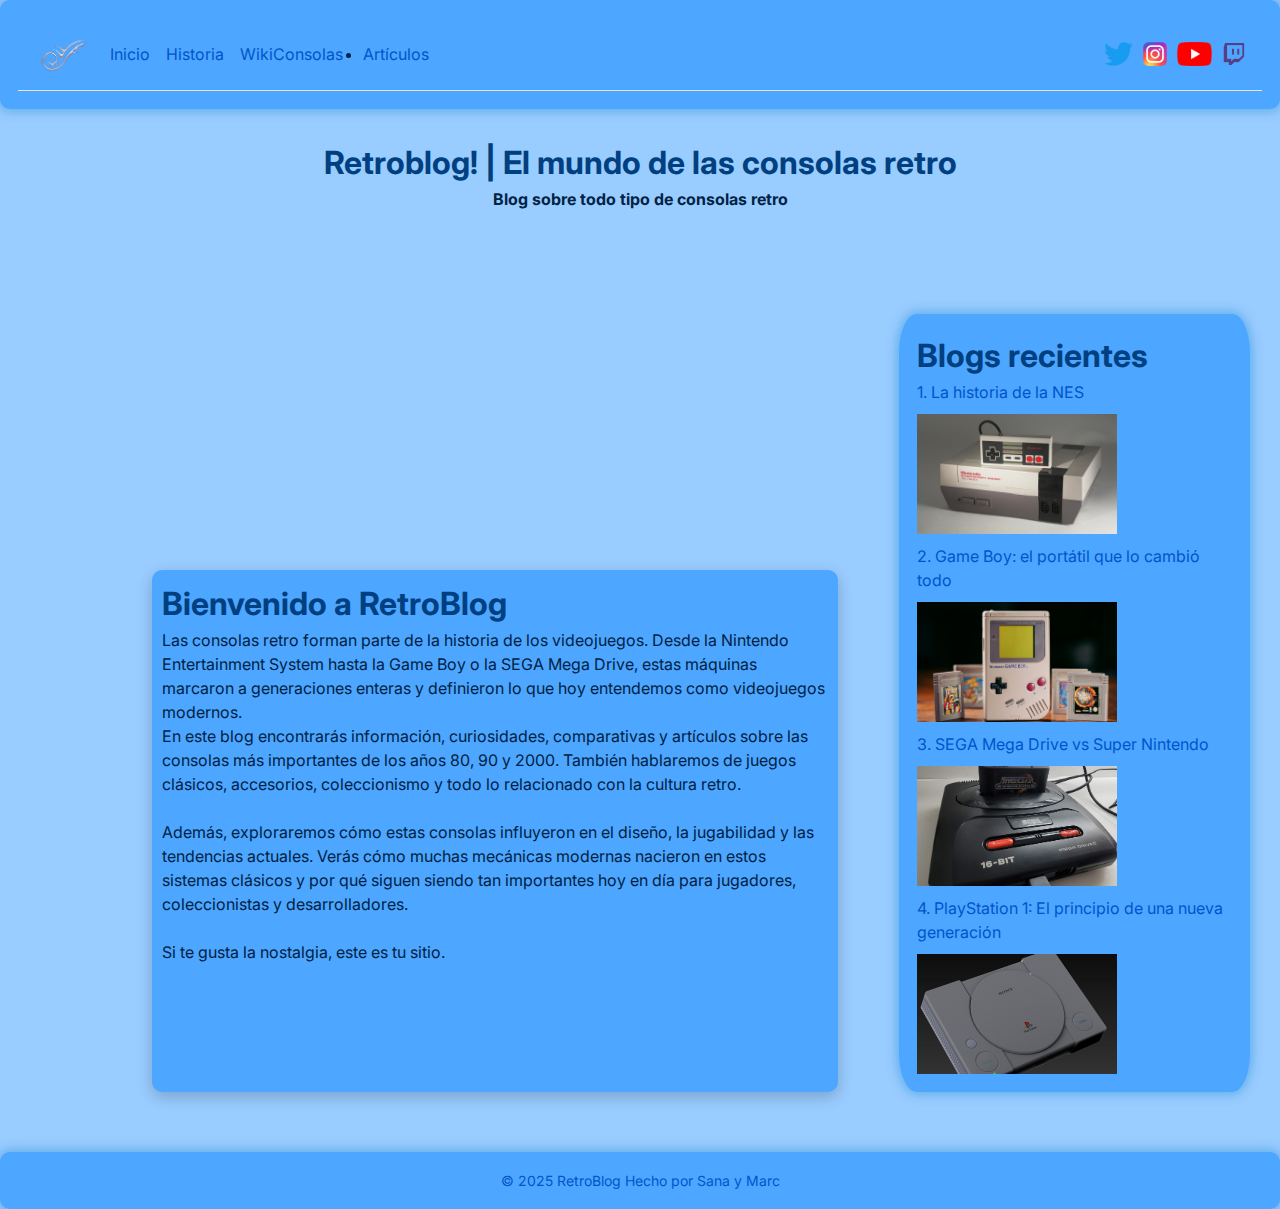
<file: index.html>
<!DOCTYPE html>
<html lang="es">
<head>
    <meta charset="UTF-8">
    <meta name="viewport" content="width=device-width, initial-scale=1.0">
    <title>RetroBlog!</title>
    <link rel="stylesheet" href="css/main.css">
</head>
<body>
    <header>
        <nav class="barranavegacion">
            <img class="logo" src="assets/img/logo.png" alt="Logo RetroBlog">
            <a href="index.html">Inicio</a>
            <a href="otros/historia.html">Historia</a>
            <a href="https://es.wikipedia.org/wiki/Videoconsola">WikiConsolas</a>
        <nav class="menu">
            <ul>
            <li>
            <a href="#">Artículos</a> 
            <ul class="submenu">
                <li><a href="articulos/articulo1.html">Artículo 1: NES</a></li>
                <li><a href="articulos/articulo2.html">Artículo 2: GameBoy</a></li>
                <li><a href="articulos/articulo3.html">Artículo 3: SEGA</a></li>
                <li><a href="articulos/articulo4.html">Artículo 4: Playstation1</a></li>
            </ul>
            </li>
        </ul>
        </nav>
            <div class="socials">
            <img src="assets/img/twitter.png" alt="Twitter" class="socialmedia">
            <img src="assets/img/instagram.png" alt="Instagram" class="socialmedia">
            <img src="assets/img/youtube.png" alt="YouTube" class="socialmedia">
            <img src="assets/img/twitch.png" alt="Twitch" class="socialmedia">
            </div>
        </nav>
    </header>

    <section class="titulo">
        <h1>Retroblog! | El mundo de las consolas retro</h1>
        <h4>Blog sobre todo tipo de consolas retro</h4>
    </section>

    <section class="slider">
        <div class="zonaslider"></div>
    </section>

    <main>
        <article>
            <h1>Bienvenido a RetroBlog</h1>
            <p>
                Las consolas retro forman parte de la historia de los videojuegos.
                Desde la Nintendo Entertainment System hasta la Game Boy o la SEGA Mega Drive,
                estas máquinas marcaron a generaciones enteras y definieron lo que hoy entendemos
                como videojuegos modernos.
            </p>
            <p>
                En este blog encontrarás información, curiosidades, comparativas y artículos sobre
                las consolas más importantes de los años 80, 90 y 2000. También hablaremos de juegos
                clásicos, accesorios, coleccionismo y todo lo relacionado con la cultura retro.
            </p>
            <br>
            <p>
                Además, exploraremos cómo estas consolas influyeron en el diseño, la jugabilidad y las tendencias actuales. Verás cómo muchas mecánicas modernas nacieron en estos sistemas clásicos y por qué siguen siendo tan importantes hoy en día para jugadores, coleccionistas y desarrolladores.
            </p>
            <br>
                <p>
                Si te gusta la nostalgia, este es tu sitio.
            </p>
        </article>

        <aside>
            <h1>Blogs recientes</h1>
            <nav class="listadoblogs">
                <a href="articulos/articulo1.html"> 1. La historia de la NES</a>
                <img src="assets/img/nes.jpg" alt="NES">
                <a href="articulos/articulo2.html"> 2. Game Boy: el portátil que lo cambió todo</a>
                <img src="assets/img/gameboy.jpg" alt="GameBoy">
                <a href="articulos/articulo3.html"> 3. SEGA Mega Drive vs Super Nintendo</a>
                <img src="assets/img/megadrive.jpg" alt="MegaDrive">
                <a href="articulos/articulo4.html"> 4. PlayStation 1: El principio de una nueva generación</a>
                <img src="assets/img/play1-1.jpeg" alt="Playstation1">

            </nav>
        </aside>
    </main>

    <footer>
        <a>© 2025 RetroBlog</a>
        <a>Hecho por Sana y Marc </a>
    </footer>
</body>
</html>
</file>
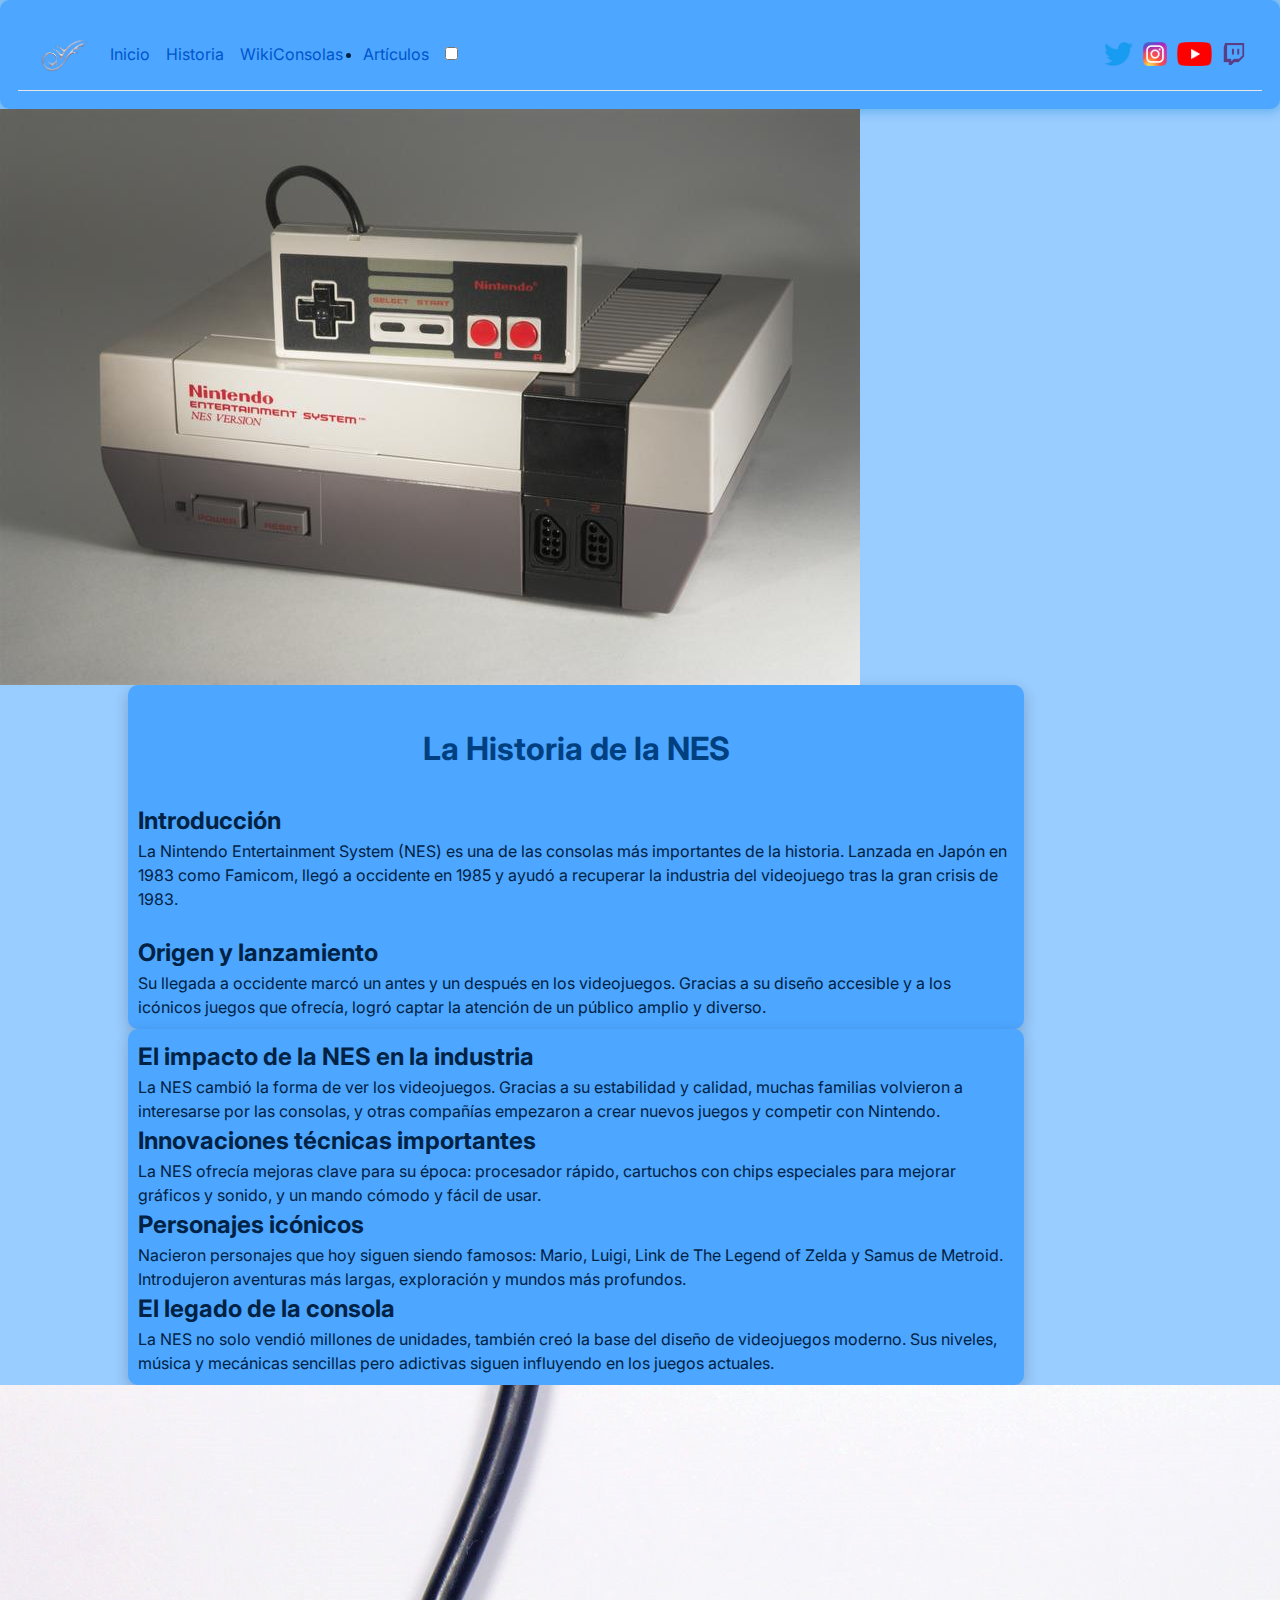
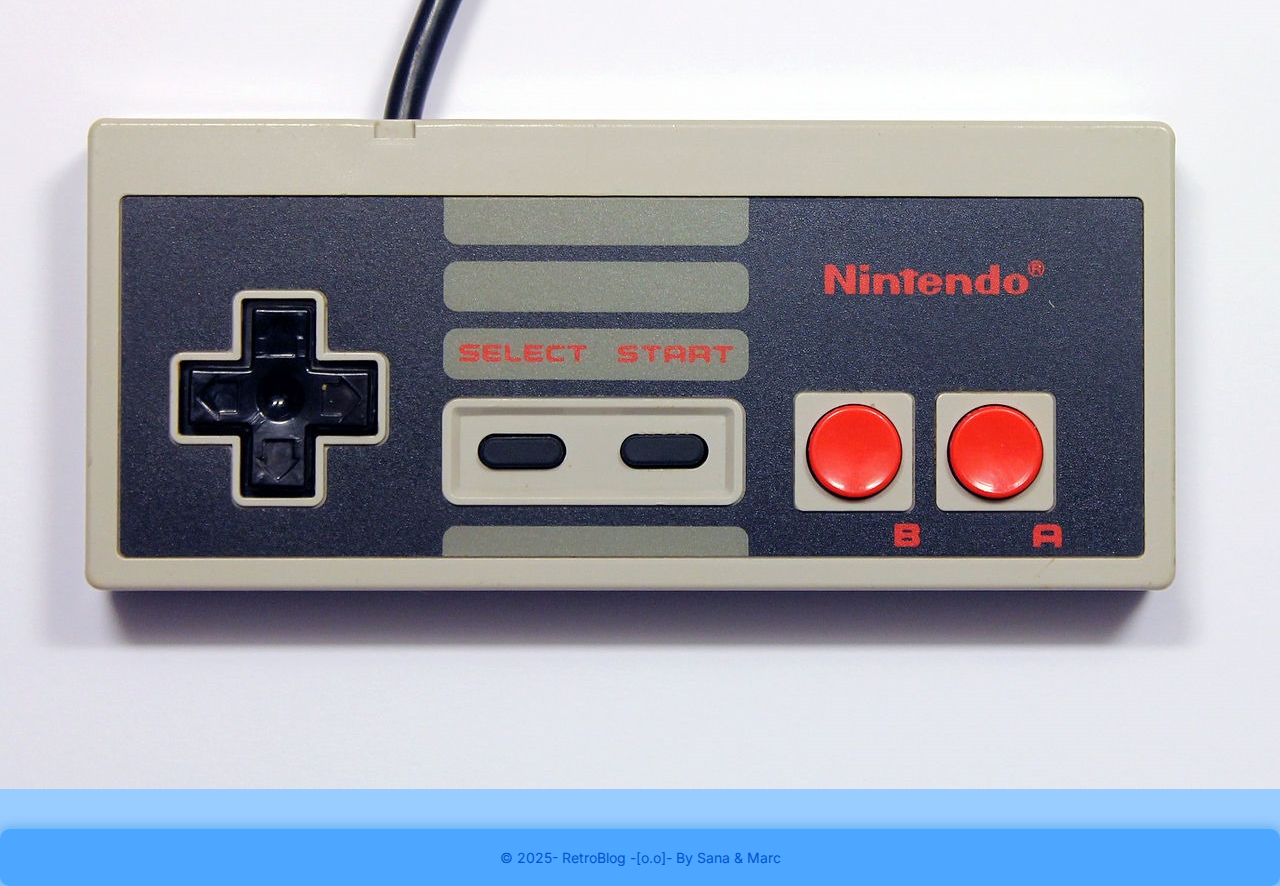
<file: articulos/articulo1.html>
<!DOCTYPE html>
<html lang="es">
<head>
    <meta charset="UTF-8">
    <meta name="viewport" content="width=device-width, initial-scale=1.0">
    <title>La historia de la NES - RetroBlog!</title>
    <link rel="stylesheet" href="../css/main.css">
</head>
<body>
    <header>
        <nav class="barranavegacion">
            <img class="logo" src="../assets/img/logo.png" alt="Logo RetroBlog">
            <a href="../index.html">Inicio</a>
            <a href="../otros/historia.html">Historia</a>
            <a href="https://es.wikipedia.org/wiki/Videoconsola">WikiConsolas</a>
            <nav class="menu">
                <ul>
                    <li>
                        <a href="#">Artículos</a> 
                        <ul class="submenu">
                            <li><a href="articulo1.html">Artículo 1: NES</a></li>
                            <li><a href="articulo2.html">Artículo 2: GameBoy</a></li>
                            <li><a href="articulo3.html">Artículo 3: SEGA</a></li>
                            <li><a href="articulo4.html">Artículo 4: Playstation1</a></li>
                        </ul>
                    </li>
                </ul>
            </nav>
            <label class="check-modo-oscuro">
                <input type="checkbox" id="modo-oscuro">
            </label>
            <div class="socials">
                <a href="https://x.com/?lang=es" target="_blank" rel="noopener noreferrer">
                    <img src="../assets/img/twitter.png" alt="Twitter" class="socialmedia">
                </a>
                <a href="https://instagram.com" target="_blank" rel="noopener noreferrer">
                    <img src="../assets/img/instagram.png" alt="Instagram" class="socialmedia">
                </a>
                <a href="https://youtube.com" target="_blank" rel="noopener noreferrer">
                    <img src="../assets/img/youtube.png" alt="YouTube" class="socialmedia">
                </a>
                <a href="https://twitch.tv" target="_blank" rel="noopener noreferrer">
                    <img src="../assets/img/twitch.png" alt="Twitch" class="socialmedia">
                </a>
            </div>
        </nav>
    </header>

    <div class="fila1">
        <img class="imagenprincipal" src="../assets/img/nes.jpg" alt="NES clásica">
        <article class="articulo1">
            <h1 class="titulo">La Historia de la NES</h1>

            <h2>Introducción</h2>
            <p>
                La Nintendo Entertainment System (NES) es una de las consolas más importantes de la historia.
                Lanzada en Japón en 1983 como Famicom, llegó a occidente en 1985 y ayudó a recuperar la industria
                del videojuego tras la gran crisis de 1983.
            </p>
            <br>

            <h2>Origen y lanzamiento</h2>
            <p>
                Su llegada a occidente marcó un antes y un después en los videojuegos. Gracias a su diseño accesible
                y a los icónicos juegos que ofrecía, logró captar la atención de un público amplio y diverso.
            </p>
        </article>
    </div>

    <div class="fila2">
        <article class="articulo2">
            <h2>El impacto de la NES en la industria</h2>
            <p>
                La NES cambió la forma de ver los videojuegos. Gracias a su estabilidad y calidad, muchas familias
                volvieron a interesarse por las consolas, y otras compañías empezaron a crear nuevos juegos y competir con Nintendo.
            </p>

            <h2>Innovaciones técnicas importantes</h2>
            <p>
                La NES ofrecía mejoras clave para su época: procesador rápido, cartuchos con chips especiales
                para mejorar gráficos y sonido, y un mando cómodo y fácil de usar.
            </p>

            <h2>Personajes icónicos</h2>
            <p>
                Nacieron personajes que hoy siguen siendo famosos: Mario, Luigi, Link de The Legend of Zelda y Samus de Metroid.
                Introdujeron aventuras más largas, exploración y mundos más profundos.
            </p>

            <h2>El legado de la consola</h2>
            <p>
                La NES no solo vendió millones de unidades, también creó la base del diseño de videojuegos moderno.
                Sus niveles, música y mecánicas sencillas pero adictivas siguen influyendo en los juegos actuales.
            </p>
        </article>

        <img class="imagensecundaria" src="../assets/img/mandones.jpeg" alt="Mando de NES">
    </div>

    <footer>
        <a>© 2025- RetroBlog -[o.o]- </a>
        <a>By Sana & Marc </a>
    </footer>
</body>
<script>
    let checkbox = document.getElementById('modo-oscuro');
    checkbox.onchange = function() {
        if (this.checked) {
            document.body.className = 'dark';
        } else {
            document.body.className = '';
        }
    }
</script>
</html>
</file>
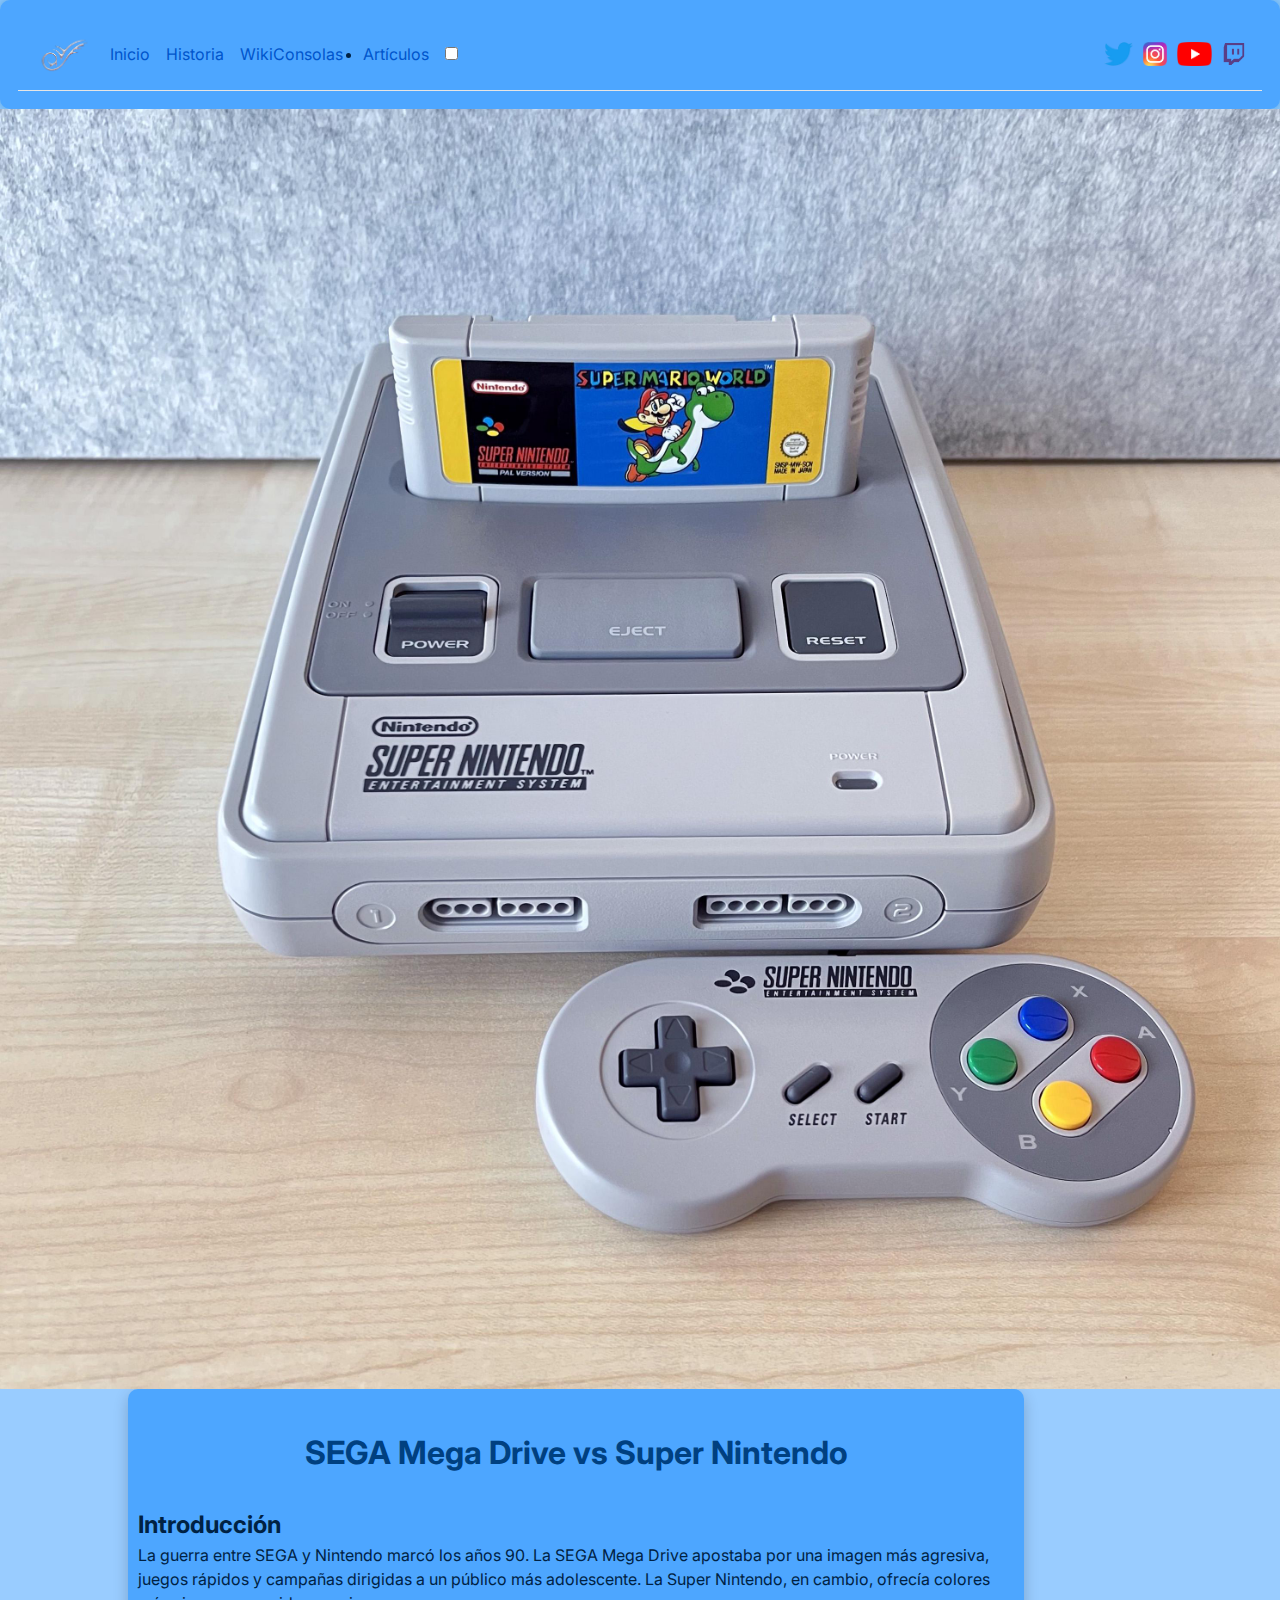
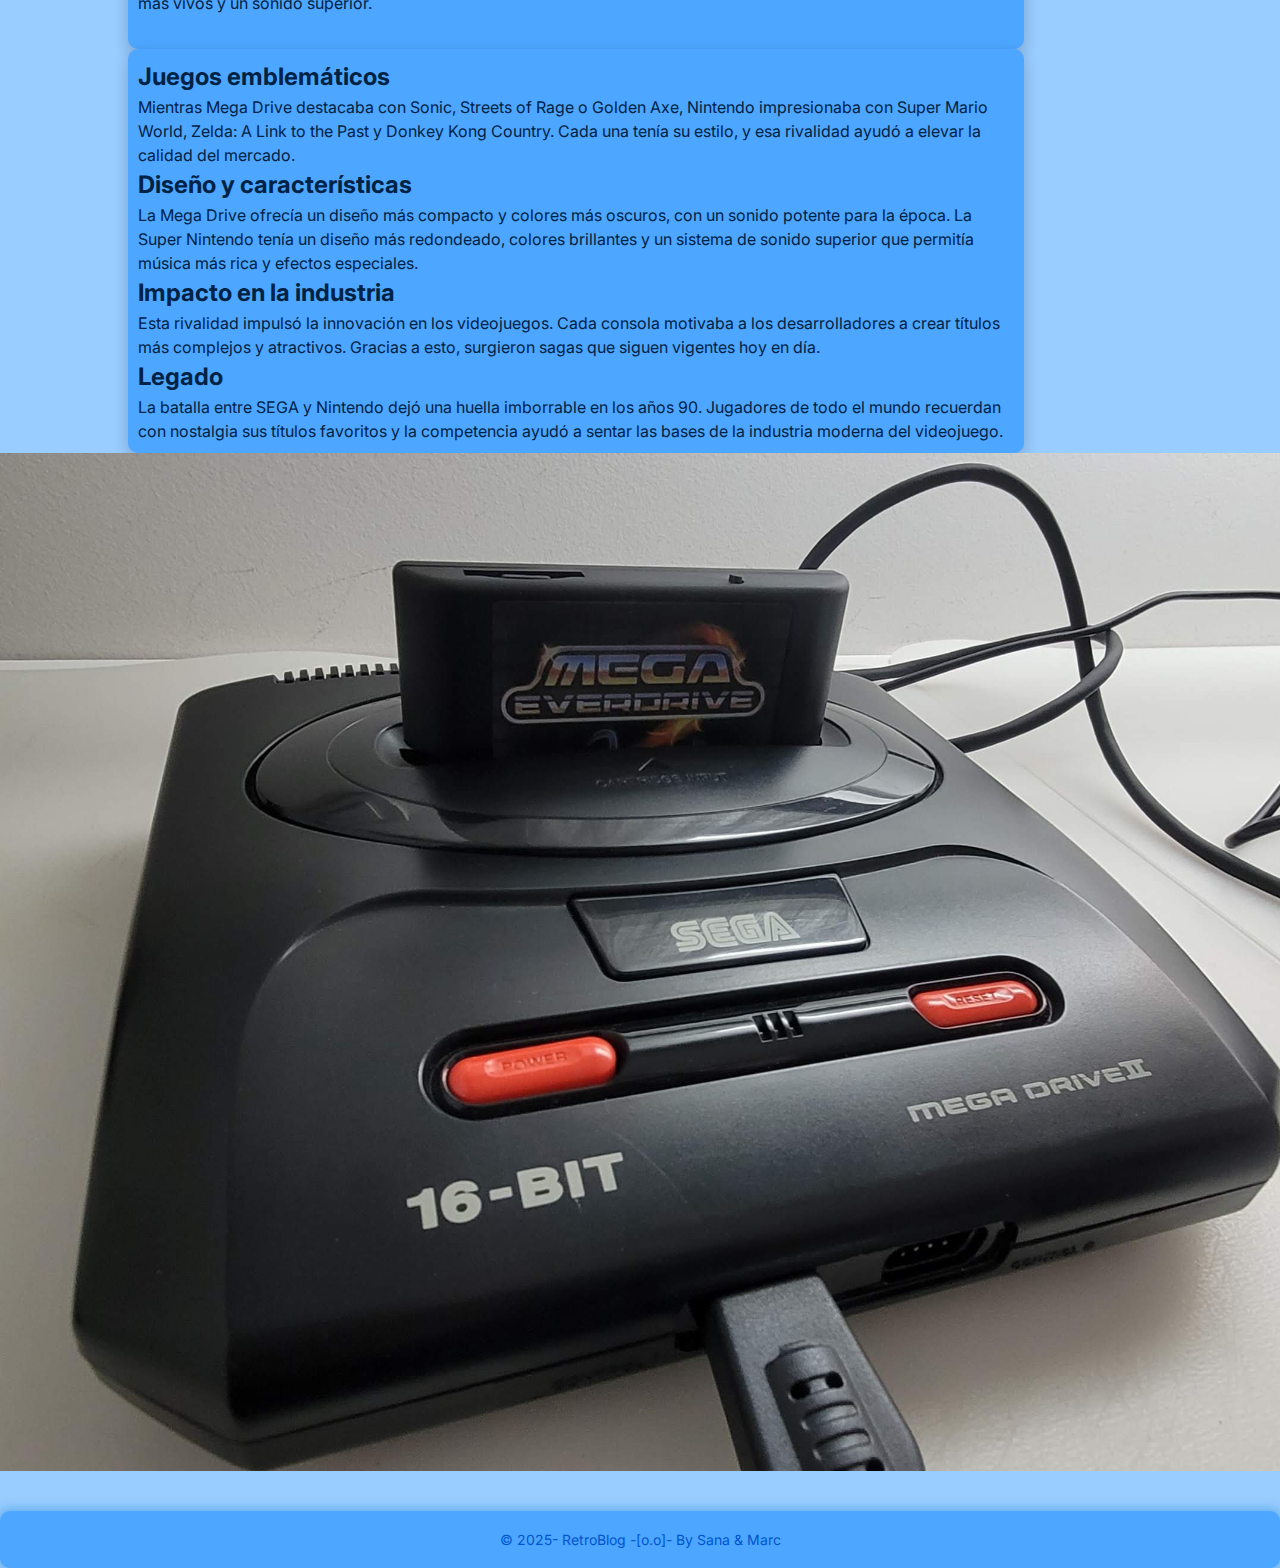
<file: articulos/articulo3.html>
<!DOCTYPE html>
<html lang="es">
<head>
    <meta charset="UTF-8">
    <meta name="viewport" content="width=device-width, initial-scale=1.0">
    <title>La historia de la NES - RetroBlog!</title>
    <link rel="stylesheet" href="../css/main.css">
</head>
<body>
    <header>
        <nav class="barranavegacion">
            <img class="logo" src="../assets/img/logo.png" alt="Logo RetroBlog">
            <a href="../index.html">Inicio</a>
            <a href="../otros/historia.html">Historia</a>
            <a href="https://es.wikipedia.org/wiki/Videoconsola">WikiConsolas</a>
                    <nav class="menu">
            <ul>
            <li>
            <a href="#">Artículos</a> 
            <ul class="submenu">
                <li><a href="articulo1.html">Artículo 1: NES</a></li>
                <li><a href="articulo2.html">Artículo 2: GameBoy</a></li>
                <li><a href="articulo3.html">Artículo 3: SEGA</a></li>
                <li><a href="articulo4.html">Artículo 4: Playstation1</a></li>
            </ul>
            </li>
        </ul>
        </nav>
        <label class="check-modo-oscuro">
    <input type="checkbox" id="modo-oscuro">
</label>
            <div class="socials">

                
            <a href="https://x.com/?lang=es" target="_blank" rel="noopener noreferrer">
            <img src="../assets/img/twitter.png" alt="Twitter" class="socialmedia" ></a>
            <a href="https://instagram.com" target="_blank" rel="noopener noreferrer">
            <img src="../assets/img/instagram.png" alt="Instagram" class="socialmedia"></a>
            <a href="https://youtube.com" target="_blank" rel="noopener noreferrer">
            <img src="../assets/img/youtube.png" alt="YouTube" class="socialmedia"></a>
            <a href="https://twitch.tv" target="_blank" rel="noopener noreferrer">
            <img src="../assets/img/twitch.png" alt="Twitch" class="socialmedia"></a>
            </div>
        </nav>

    </header>


    <div class="fila1">
        <img class="imagenprincipal" src="../assets/img/snes.jpeg" alt="SuperNes">
        <article class="articulo1">
            <h1 class="titulo">SEGA Mega Drive vs Super Nintendo</h1>

            <h2>Introducción</h2>
            <p>
                La guerra entre SEGA y Nintendo marcó los años 90. La SEGA Mega Drive apostaba por una imagen
                más agresiva, juegos rápidos y campañas dirigidas a un público más adolescente. La Super Nintendo,
                en cambio, ofrecía colores más vivos y un sonido superior.
            </p>
            <br>
        </article>
    </div>

    <div class="fila2">
        <article class="articulo2">
            <h2>Juegos emblemáticos</h2>
            <p>
                Mientras Mega Drive destacaba con Sonic, Streets of Rage o Golden Axe, Nintendo impresionaba con
                Super Mario World, Zelda: A Link to the Past y Donkey Kong Country. Cada una tenía su estilo, y
                esa rivalidad ayudó a elevar la calidad del mercado.
            </p>

            <h2>Diseño y características</h2>
            <p>
                La Mega Drive ofrecía un diseño más compacto y colores más oscuros, con un sonido potente para la época.
                La Super Nintendo tenía un diseño más redondeado, colores brillantes y un sistema de sonido superior que
                permitía música más rica y efectos especiales.
            </p>

            <h2>Impacto en la industria</h2>
            <p>
                Esta rivalidad impulsó la innovación en los videojuegos. Cada consola motivaba a los desarrolladores
                a crear títulos más complejos y atractivos. Gracias a esto, surgieron sagas que siguen vigentes hoy en día.
            </p>

            <h2>Legado</h2>
            <p>
                La batalla entre SEGA y Nintendo dejó una huella imborrable en los años 90. Jugadores de todo el mundo
                recuerdan con nostalgia sus títulos favoritos y la competencia ayudó a sentar las bases de la industria
                moderna del videojuego.
            </p>
        </article>

        <img class="imagensecundaria" src="../assets/img/megadrive.jpg" alt="SEGA Mega Drive">
    </div>


    <footer>
        <a>© 2025- RetroBlog -[o.o]- </a>
        <a>By Sana & Marc </a>
    </footer>
</body>
<script>
    let checkbox = document.getElementById('modo-oscuro');
    checkbox.onchange = function() {
    if (this.checked) {
        document.body.className = 'dark';
    } else {
        document.body.className = '';
    }
}
</script>
</html>
</file>
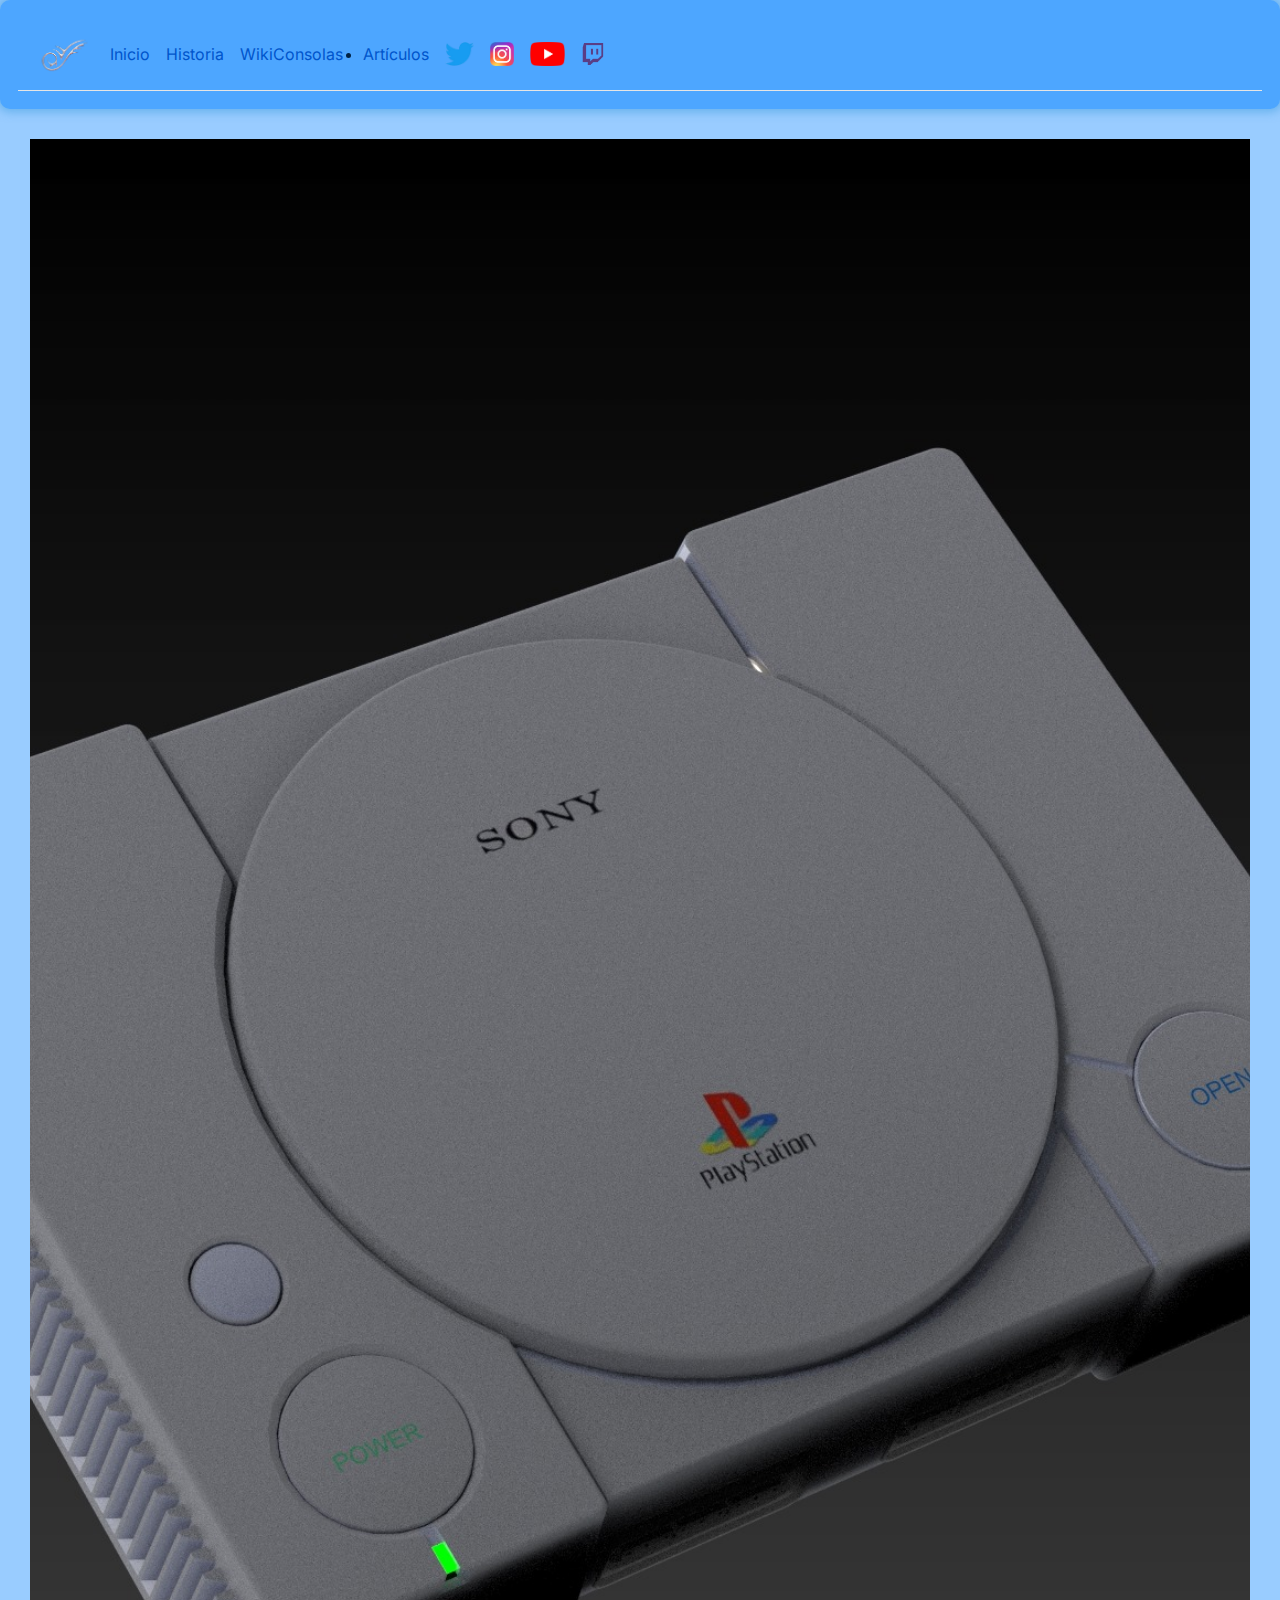
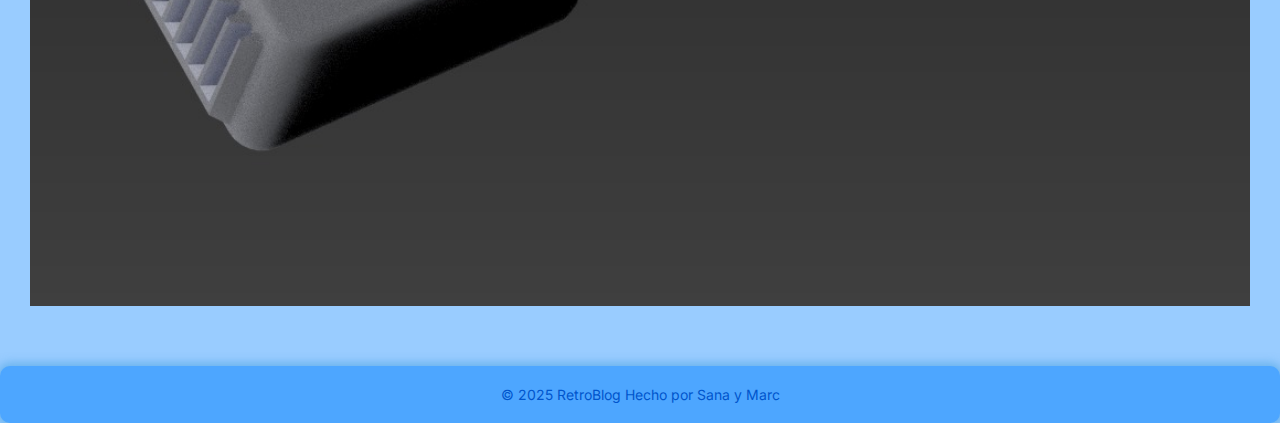
<file: articulos/articulo4.html>
<!DOCTYPE html>
<html lang="es">
<head>
    <meta charset="UTF-8">
    <meta name="viewport" content="width=device-width, initial-scale=1.0">
    <title>Playstation 1: El principio - RetroBlog!</title>
    <link rel="stylesheet" href="../css/main.css">
</head>
<body>
    <header>
        <nav class="barranavegacion">
            <img class="logo" src="/assets/img/logo.png" alt="Logo RetroBlog">
            <a href="/index.html">Inicio</a>
            <a href="/otros/historia.html">Historia</a>
            <a href="https://es.wikipedia.org/wiki/Videoconsola">WikiConsolas</a>
            <nav class="menu">
            <ul>
            <li>
            <a href="#">Artículos</a> 
            <ul class="submenu">
                <li><a href="articulos/articulo1.html">Artículo 1: NES</a></li>
                <li><a href="articulos/articulo2.html">Artículo 2: GameBoy</a></li>
                <li><a href="articulos/articulo3.html">Artículo 3: SEGA</a></li>
                <li><a href="articulos/articulo4.html">Artículo 4: Playstation1</a></li>
            </ul>
            </li>
        </ul>
        </nav>

            <img src="/assets/img/twitter.png" alt="Twitter" class="socialmedia">
            <img src="/assets/img/instagram.png" alt="Instagram" class="socialmedia">
            <img src="/assets/img/youtube.png" alt="YouTube" class="socialmedia">
            <img src="/assets/img/twitch.png" alt="Twitch" class="socialmedia">
        </nav>
    </header>

    <main>
        <img class="imagenprincipal" src="/assets/img/play1-1.jpeg" alt="PlayStation 1">

        <article>
            <h1>PlayStation 1: El principio de una nueva generación</h1>
            <br>

            <p>
            La PlayStation 1 llegó en 1994 como la primera consola de Sony y rápidamente se convirtió en un punto de inflexión en la industria del videojuego.
            El uso del CD-ROM permitió crear juegos mucho más grandes, con mejores cinemáticas, sonido de mayor calidad y mundos en 3D que superaban ampliamente 
            las limitaciones de los cartuchos tradicionales.
            Su catálogo creció con rapidez gracias a la apuesta de Sony por facilitar el desarrollo a estudios externos, 
            lo que dio lugar a sagas míticas como Final Fantasy, Gran Turismo, Tekken, Resident Evil o Crash Bandicoot. 
    
            </p>
            <br>
            <img class="imagensecundaria" src="/assets/img/play1-2.jpeg" alt="PlayStation 1">

            <br>
            <p>
            Con un precio competitivo, una estrategia de marketing muy efectiva y un enfoque claro hacia un público adolescente y adulto,
            la PlayStation 1 llegó a millones de hogares en todo el mundo.
            Su impacto redefinió el mercado y estableció las bases del videojuego moderno. 
            Por eso, la PS1 es recordada como el verdadero comienzo de una nueva generación.
            </p>
            <br><br>

            <p><em>
                "Si te gusta la nostalgia, este es tu sitio."
            </em></p>
        </article>
    </main>

    <footer>
        <a>© 2025 RetroBlog</a>
        <a>Hecho por Sana  y Marc </a>
    </footer>
</body>
</html>
</file>
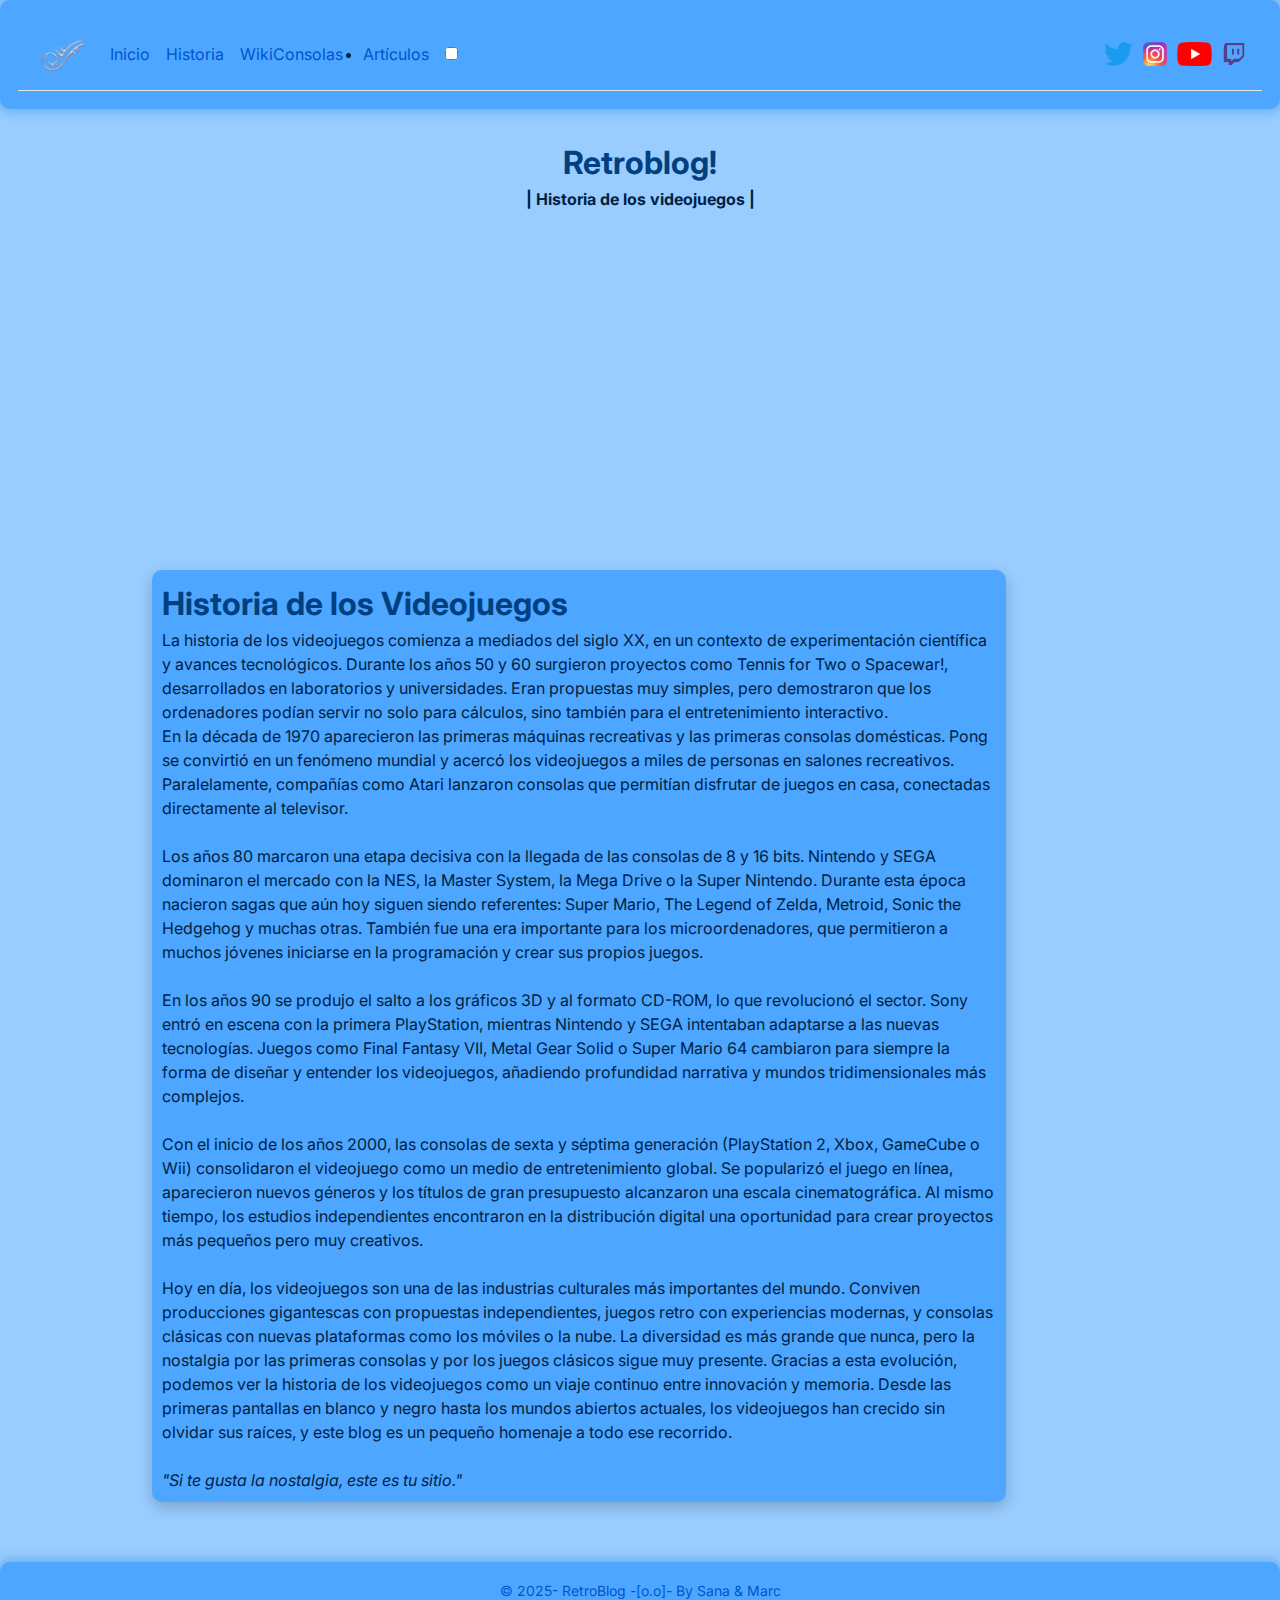
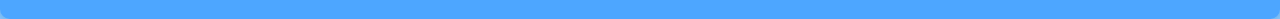
<file: otros/historia.html>
<!DOCTYPE html>
<html lang="es">
<head>
    <meta charset="UTF-8">
    <meta name="viewport" content="width=device-width, initial-scale=1.0">
    <title>Historia Videojuegos</title>
    <link rel="stylesheet" href="../css/main.css">
</head>
<body>
    <header>
        <nav class="barranavegacion">
            <img class="logo" src="../assets/img/logo.png" alt="Logo RetroBlog">
            <a href="../index.html">Inicio</a>
            <a href="../otros/historia.html">Historia</a>
            <a href="https://es.wikipedia.org/wiki/Videoconsola">WikiConsolas</a>
            <nav class="menu">
                <ul>
                    <li>
                        <a href="#">Artículos</a> 
                        <ul class="submenu">
                            <li><a href="../articulos/articulo1.html">Artículo 1: NES</a></li>
                            <li><a href="../articulos/articulo2.html">Artículo 2: GameBoy</a></li>
                            <li><a href="../articulos/articulo3.html">Artículo 3: SEGA</a></li>
                            <li><a href="../articulos/articulo4.html">Artículo 4: Playstation1</a></li>
                        </ul>
                    </li>
                </ul>
            </nav>
            <label class="check-modo-oscuro">
                <input type="checkbox" id="modo-oscuro">
            </label>
            <div class="socials">
                <a href="https://x.com/?lang=es" target="_blank" rel="noopener noreferrer">
                    <img src="../assets/img/twitter.png" alt="Twitter" class="socialmedia">
                </a>
                <a href="https://instagram.com" target="_blank" rel="noopener noreferrer">
                    <img src="../assets/img/instagram.png" alt="Instagram" class="socialmedia">
                </a>
                <a href="https://youtube.com" target="_blank" rel="noopener noreferrer">
                    <img src="../assets/img/youtube.png" alt="YouTube" class="socialmedia">
                </a>
                <a href="https://twitch.tv" target="_blank" rel="noopener noreferrer">
                    <img src="../assets/img/twitch.png" alt="Twitch" class="socialmedia">
                </a>
            </div>
        </nav>
    </header>

    <section class="titulo">
        <h1>Retroblog!</h1>
        <h4> | Historia de los videojuegos |</h4>
    </section>

    <section class="slider">
        <div class="zonaslider"></div>
    </section>

    <main>
        <article>
            <h1>Historia de los Videojuegos</h1>
            <p>
            La historia de los videojuegos comienza a mediados del siglo XX, en un contexto de experimentación científica y avances tecnológicos. 
            Durante los años 50 y 60 surgieron proyectos como Tennis for Two o Spacewar!,
            desarrollados en laboratorios y universidades. Eran propuestas muy simples, pero demostraron que los ordenadores podían servir no solo para cálculos, 
            sino también para el entretenimiento interactivo.
            </p>
            <p>
            En la década de 1970 aparecieron las primeras máquinas recreativas y las primeras consolas domésticas. 
            Pong se convirtió en un fenómeno mundial y acercó los videojuegos a miles de personas en salones recreativos. 
            Paralelamente, compañías como Atari lanzaron consolas que permitían disfrutar de juegos en casa, conectadas directamente al televisor.
            </p>
            <br>
            <p>
            Los años 80 marcaron una etapa decisiva con la llegada de las consolas de 8 y 16 bits. 
            Nintendo y SEGA dominaron el mercado con la NES, la Master System, la Mega Drive o la Super Nintendo. 
            Durante esta época nacieron sagas que aún hoy siguen siendo referentes: Super Mario, The Legend of Zelda, Metroid, Sonic the Hedgehog y muchas otras. 
            También fue una era importante para los microordenadores, que permitieron a muchos jóvenes iniciarse en la programación y crear sus propios juegos.            
            </p>
            <br>
            <p>
            En los años 90 se produjo el salto a los gráficos 3D y al formato CD-ROM, lo que revolucionó el sector. 
            Sony entró en escena con la primera PlayStation, mientras Nintendo y SEGA intentaban adaptarse a las nuevas tecnologías. 
            Juegos como Final Fantasy VII, Metal Gear Solid o Super Mario 64 cambiaron para siempre la forma de diseñar y entender los videojuegos,
            añadiendo profundidad narrativa y mundos tridimensionales más complejos.
            </p>
            <br>
            <p>
            Con el inicio de los años 2000, las consolas de sexta y séptima generación (PlayStation 2, Xbox, GameCube o Wii) consolidaron el videojuego como un medio de entretenimiento global. 
            Se popularizó el juego en línea, aparecieron nuevos géneros y los títulos de gran presupuesto alcanzaron una escala cinematográfica. 
            Al mismo tiempo, los estudios independientes encontraron en la distribución digital una oportunidad para crear proyectos más pequeños pero muy creativos.
            </p>
            <br>
            <p>
            Hoy en día, los videojuegos son una de las industrias culturales más importantes del mundo. Conviven producciones gigantescas con propuestas independientes, juegos retro con experiencias modernas, 
            y consolas clásicas con nuevas plataformas como los móviles o la nube. La diversidad es más grande que nunca, pero la nostalgia por las primeras consolas y por los juegos clásicos sigue muy presente.
            Gracias a esta evolución, podemos ver la historia de los videojuegos como un viaje continuo entre innovación y memoria. Desde las primeras pantallas en blanco y negro hasta los mundos abiertos actuales, 
            los videojuegos han crecido sin olvidar sus raíces, y este blog es un pequeño homenaje a todo ese recorrido.
            </p>
            <br>
            <p><em>
                "Si te gusta la nostalgia, este es tu sitio."
            </em></p>
        </article>
    </main>

    <footer>
        <a>© 2025- RetroBlog -[o.o]- </a>
        <a>By Sana & Marc </a>
    </footer>
</body>
<script>
    let checkbox = document.getElementById('modo-oscuro');
    checkbox.onchange = function() {
        if (this.checked) {
            document.body.className = 'dark';
        } else {
            document.body.className = '';
        }
    }
</script>
</html>
</file>
<file: css/main.css>
@import url("https://fonts.googleapis.com/css2?family=Inter:wght@300;400;500;700&display=swap");
:root {
  --fondo: #99ccff;
  --texto: #002244;
  --tarjeta: #4da6ff;
  --links: #0055cc;
  --titulo: #004080;
  --semitransparente: 153, 204, 255, 0.9;
}

body.dark {
  --fondo: #0a1a33;
  --texto: #cce6ff;
  --tarjeta: #3380ff;
  --links: #3366cc;
  --titulo: #154db8;
}

* {
  margin: 0;
  padding: 0;
  box-sizing: border-box;
}

body {
  background: var(--fondo);
  color: var(--texto);
  font-family: "inter", sans-serif;
  line-height: 1.5;
  width: 100vw;
  height: 95vh;
}

a {
  color: var(--links);
  text-decoration: none;
}

header,
footer, aside {
  padding: 16px;
  background-color: var(--tarjeta);
  border: 2px solid var(--tarjeta);
  box-shadow: 0 0 10px 3px rgba(52, 152, 219, 0.5);
  border-radius: 10px;
}

img {
  max-width: 100%;
  height: auto;
  -o-object-fit: cover;
     object-fit: cover;
  -o-object-position: center;
     object-position: center;
  display: block;
}

article {
  margin-left: 10%;
  width: 70%;
  background-color: var(--tarjeta);
  border-radius: 10px;
  box-shadow: 0 5px 15px rgba(0, 0, 0, 0.2);
  padding: 10px;
  margin-right: 5%;
}

aside {
  margin-top: -21%;
  display: flex;
  flex-direction: column;
  border-radius: 5%;
}

h1 {
  font-weight: bolder;
  color: var(--titulo);
}

footer {
  margin-top: 40px;
  text-align: center;
  font-size: 14px;
}

main {
  display: flex;
  padding: 20px;
  margin: 10px;
}

.barranavegacion {
  display: flex;
  gap: 16px;
  padding: 16px;
  border-bottom: 1px solid #e5e5e5;
  height: 35x;
  align-items: center;
}

.socials {
  margin-left: auto;
  display: flex;
  gap: 10px;
}

img.logo {
  width: 60px;
}

.socialmedia {
  height: 24px;
  width: auto;
  cursor: pointer;
}

.listadoblogs {
  display: flex;
  flex-direction: column;
  gap: 10px;
}

.listadoblogs img {
  height: 120px;
  width: 200px;
}

.slider {
  width: 60%;
  height: 35%;
  position: relative;
  left: 11.5%;
}

.zonaslider {
  background-size: cover;
  background-position: center;
  height: 100%;
  width: 100%;
  animation: efecto infinite 20s;
}

@keyframes efecto {
  0% {
    background-image: url(../assets/img/gameboy.jpg);
  }
  20% {
    background-image: url(../assets/img/atari.jpg);
  }
  40% {
    background-image: url(../assets/img/nes.jpg);
  }
  60% {
    background-image: url(../assets/img/play1-1.jpeg);
  }
  80% {
    background-image: url(../assets/img/gameboy1.jpg);
  }
  100% {
    background-image: url(../assets/img/play1-2.jpeg);
  }
}
.titulo {
  text-align: center;
  padding: 30px;
}

.menu {
  margin-left: 4px;
}

.submenu {
  position: absolute;
  display: none;
  list-style: none;
  padding: 10px 0;
  background-color: rgb(var(--semitransparente));
  border-radius: 8px;
  box-shadow: 0 4px 10px rgba(0, 0, 0, 0.3);
  transition: all 0.3s ease;
  z-index: 100;
}

.menu li:hover .submenu {
  display: block;
}

.submenu li {
  padding: 16px;
  cursor: pointer;
  transition: background-color 0.3s ease, color 0.3s ease;
}

.submenu li:hover {
  background-color: var(--tarjeta);
}/*# sourceMappingURL=main.css.map */
</file>
